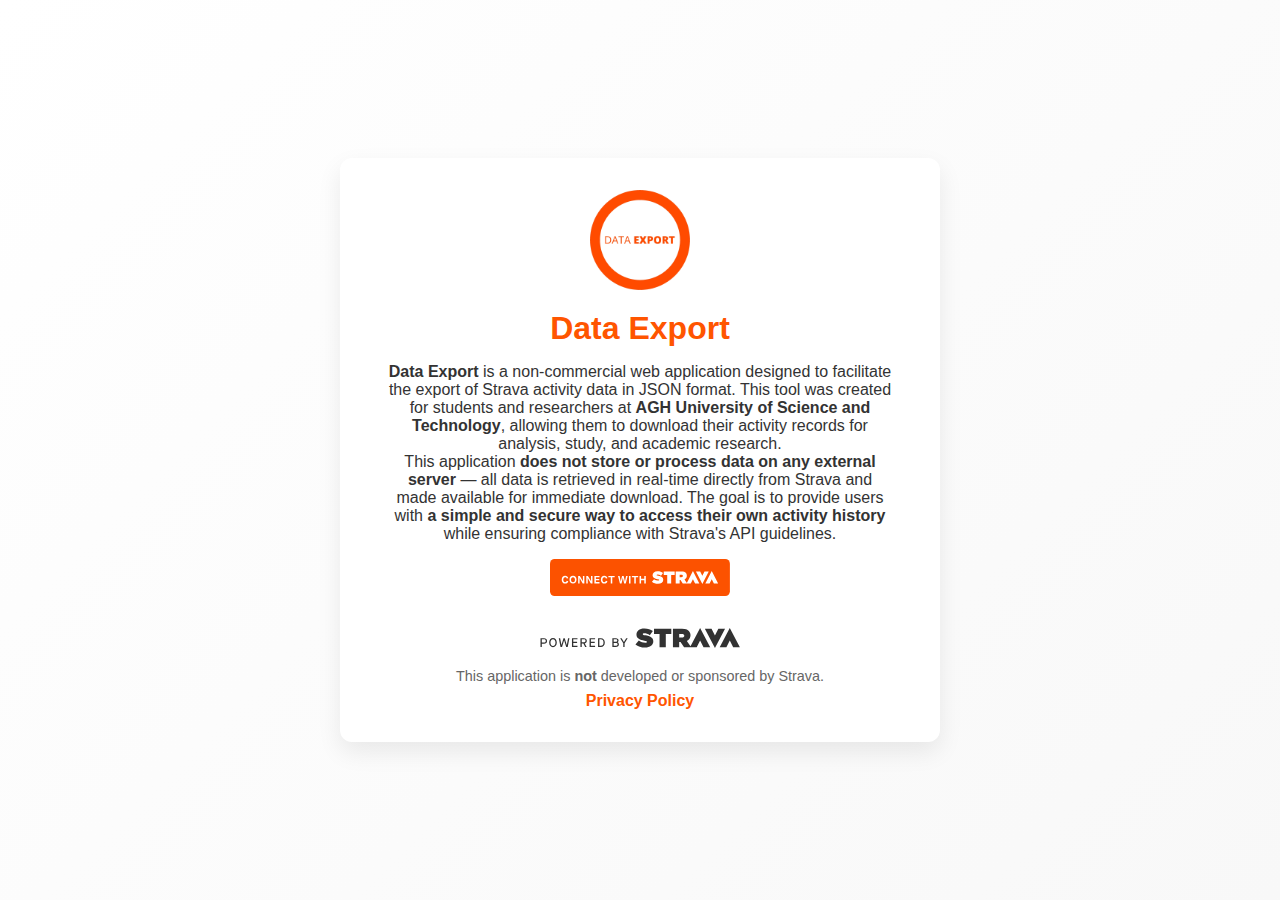
<file: index.html>
<!DOCTYPE html>
<html lang="en">
<head>
    <meta charset="UTF-8" />
    <meta name="viewport" content="width=device-width, initial-scale=1.0"/>
    <title>Data Export</title>
    <link rel="stylesheet" href="styles.css" />
    <link rel="icon" type="image/png" sizes="32x32" href="logo.png">
</head>
<body>

<div class="container">
    <div class="logo-container">
        <img src="logo.png" alt="App Logo" class="app-logo">
    </div>

    <h1>Data Export</h1>

    <div class="app-description">
        <p>
            <strong>Data Export</strong> is a non-commercial web application designed to facilitate the export of Strava activity data in JSON format.
            This tool was created for students and researchers at <strong>AGH University of Science and Technology</strong>,
            allowing them to download their activity records for analysis, study, and academic research.
        </p>
        <p>
            This application <strong>does not store or process data on any external server</strong> — all data is retrieved in real-time directly from Strava
            and made available for immediate download. The goal is to provide users with <strong>a simple and secure way to access their own activity history</strong>
            while ensuring compliance with Strava's API guidelines.
        </p>
    </div>

    <!-- Connect with Strava button -->
    <a id="connect-strava" class="btn-strava">
        <img src="btn_strava_connect_with_orange.svg" alt="Connect with Strava" />
    </a>

    <div id="status"></div>

    <!-- Activity list -->
    <ul id="activity-list"></ul>

    <!-- Pagination controls (hidden until data loads) -->
    <div class="pagination" id="pagination-controls" style="display: none;">
        <button id="prev-page" class="btn-page" disabled>← Prev</button>
        <span id="page-info"></span>
        <button id="next-page" class="btn-page" disabled>Next →</button>
    </div>

    <!-- JSON download button (hidden until data is ready) -->
    <a id="download-json" class="btn-download">Download JSON</a>

    <!-- Powered by Strava logo -->
    <div class="powered-by">
        <img src="api_logo_pwrdBy_strava_horiz_black.svg" alt="Powered by Strava" />
    </div>

    <p class="disclaimer">
        This application is <strong>not</strong> developed or sponsored by Strava.
    </p>

    <!-- Privacy Policy link -->
    <a href="privacy.html" class="btn-privacy">Privacy Policy</a>
</div>

<!-- Main app logic -->
<script src="script.js"></script>

</body>
</html>
</file>
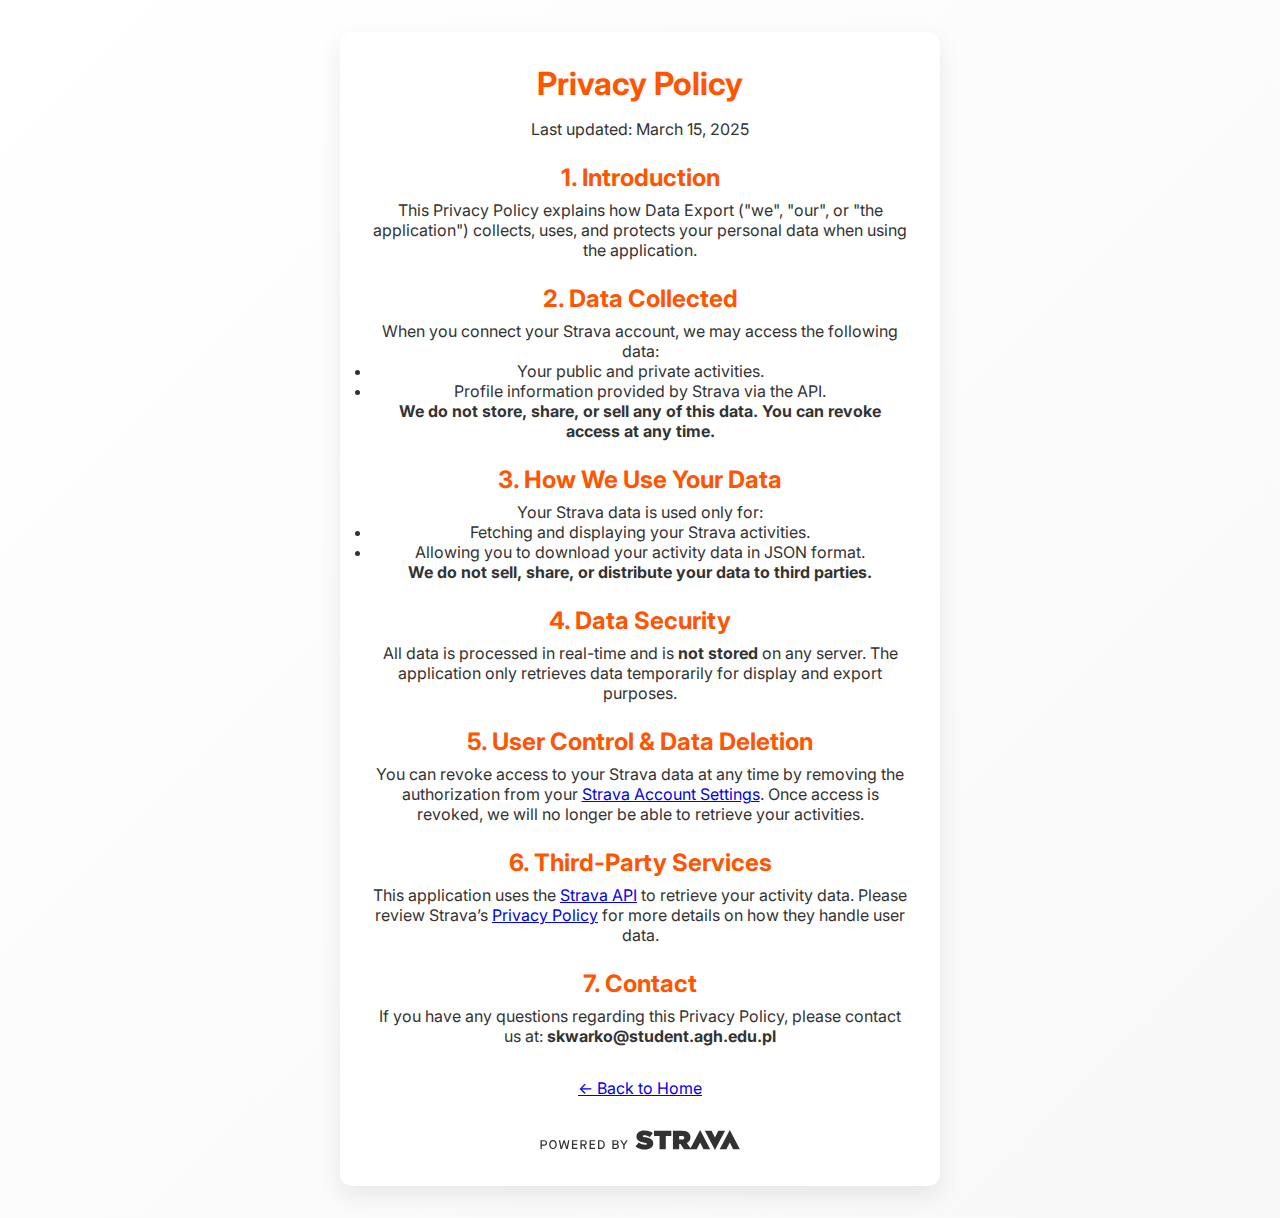
<file: privacy.html>
<!DOCTYPE html>
<html lang="en">
<head>
    <meta charset="UTF-8" />
    <meta name="viewport" content="width=device-width, initial-scale=1.0"/>
    <title>Privacy Policy - Strava Data Export</title>
    <link rel="preconnect" href="https://fonts.gstatic.com" />
    <link
            href="https://fonts.googleapis.com/css2?family=Inter:wght@400;600&display=swap"
            rel="stylesheet"
    />
    <link rel="stylesheet" href="styles.css" />
</head>
<body>

<div class="container">
    <h1>Privacy Policy</h1>
    <p>Last updated: March 15, 2025</p>

    <h2>1. Introduction</h2>
    <p>This Privacy Policy explains how Data Export ("we", "our", or "the application") collects, uses, and protects your personal data when using the application.</p>

    <h2>2. Data Collected</h2>
    <p>When you connect your Strava account, we may access the following data:</p>
    <ul>
        <li>Your public and private activities.</li>
        <li>Profile information provided by Strava via the API.</li>
    </ul>
    <p><strong>We do not store, share, or sell any of this data. You can revoke access at any time.</strong></p>

    <h2>3. How We Use Your Data</h2>
    <p>Your Strava data is used only for:</p>
    <ul>
        <li>Fetching and displaying your Strava activities.</li>
        <li>Allowing you to download your activity data in JSON format.</li>
    </ul>
    <p><strong>We do not sell, share, or distribute your data to third parties.</strong></p>

    <h2>4. Data Security</h2>
    <p>All data is processed in real-time and is <strong>not stored</strong> on any server. The application only retrieves data temporarily for display and export purposes.</p>

    <h2>5. User Control & Data Deletion</h2>
    <p>You can revoke access to your Strava data at any time by removing the authorization from your <a href="https://www.strava.com/settings/apps" target="_blank">Strava Account Settings</a>. Once access is revoked, we will no longer be able to retrieve your activities.</p>

    <h2>6. Third-Party Services</h2>
    <p>This application uses the <a href="https://developers.strava.com/" target="_blank">Strava API</a> to retrieve your activity data. Please review Strava’s <a href="https://www.strava.com/legal/privacy" target="_blank">Privacy Policy</a> for more details on how they handle user data.</p>

    <h2>7. Contact</h2>
    <p>If you have any questions regarding this Privacy Policy, please contact us at: <strong>skwarko@student.agh.edu.pl</strong></p>

    <div class="footer">
        <a href="index.html" class="link-privacy">← Back to Home</a>
    </div>

    <!-- Powered by Strava logo -->
    <div class="powered-by">
        <img src="api_logo_pwrdBy_strava_horiz_black.svg" alt="Powered by Strava">
    </div>
</div>

</body>
</html>
</file>
<file: styles.css>
/* Reset and base */
* {
    box-sizing: border-box;
    margin: 0;
    padding: 0;
}

body {
    font-family: 'Inter', sans-serif;
    background: linear-gradient(135deg, #ffffff 0%, #f8f8f8 100%);
    display: flex;
    justify-content: center;
    align-items: center;
    min-height: 100vh;
    color: #333;
    text-align: center;
}

/* Main container */
.container {
    max-width: 600px;
    width: 90%;
    background: #fff;
    padding: 2rem;
    border-radius: 12px;
    box-shadow: 0 10px 25px rgba(0, 0, 0, 0.08);
    margin: 2rem;
    text-align: center;
}

/* Headings */
h1 {
    color: #ff5500;
    margin-bottom: 1rem;
}

h2 {
    color: #ff5500;
    margin: 1.5rem 0 0.5rem;
}

/* Disclaimer & Description */
.disclaimer {
    font-size: 0.9rem;
    color: #666;
    margin-top: 1rem;
    margin-bottom: 0.5rem;
}

.app-description {
    margin: 1rem;
}

/* Strava button & Download button */
.btn-strava img {
    max-width: 180px;
    display: block;
    margin: 0 auto;
}

#download-json {
    background: #ff5500;
    color: #fff;
    text-decoration: none;
    border-radius: 8px;
    display: none;
    padding: 0.75rem 1.5rem;
    margin-top: 1rem;
    font-weight: 600;
    transition: background 0.2s ease-in-out;
    cursor: pointer;
}

.btn-strava:hover,
#download-json:hover {
    background: #ff3400;
}

/* Status/message area */
#status {
    margin-top: 1rem;
    font-weight: 500;
}

/* Pagination */
.pagination {
    margin: 1rem 0;
    display: flex;
    justify-content: center;
    align-items: center;
    gap: 1rem;
    /* hidden by default in HTML inline style if needed */
}

.btn-page {
    background: #ff5500;
    color: #fff;
    border: none;
    padding: 0.5rem 1rem;
    border-radius: 6px;
    cursor: pointer;
    font-weight: 600;
    transition: background 0.2s;
}

.btn-page:disabled {
    background: #ccc;
    cursor: not-allowed;
}

.btn-page:hover:not(:disabled) {
    background: #ff3400;
}

/* Activity list */
#activity-list {
    list-style: none;
    margin-top: 1.5rem;
    padding: 0;
    text-align: left;
    margin: 0 auto;
    max-width: 400px;
}

#activity-list li {
    margin-bottom: 0.75rem;
    font-weight: 500;
    line-height: 1.4;
}

/* Logo container */
.logo-container {
    text-align: center;
    margin-bottom: 1rem;
}

.app-logo {
    max-width: 100px;
    height: auto;
    display: inline-block;
}

/* "Powered by Strava" logo */
.powered-by {
    margin-top: 2rem;
}

.powered-by img {
    max-width: 200px;
    opacity: 0.8;
    transition: opacity 0.2s;
}

.powered-by img:hover {
    opacity: 1;
}

/* Privacy / Footer link */
.footer {
    margin-top: 2rem;
}

.btn-privacy {
    color: #ff5500;
    text-decoration: none;
    font-weight: 600;
    transition: color 0.2s ease-in-out;
}

.btn-privacy:hover {
    color: #ff3400;
}
</file>
